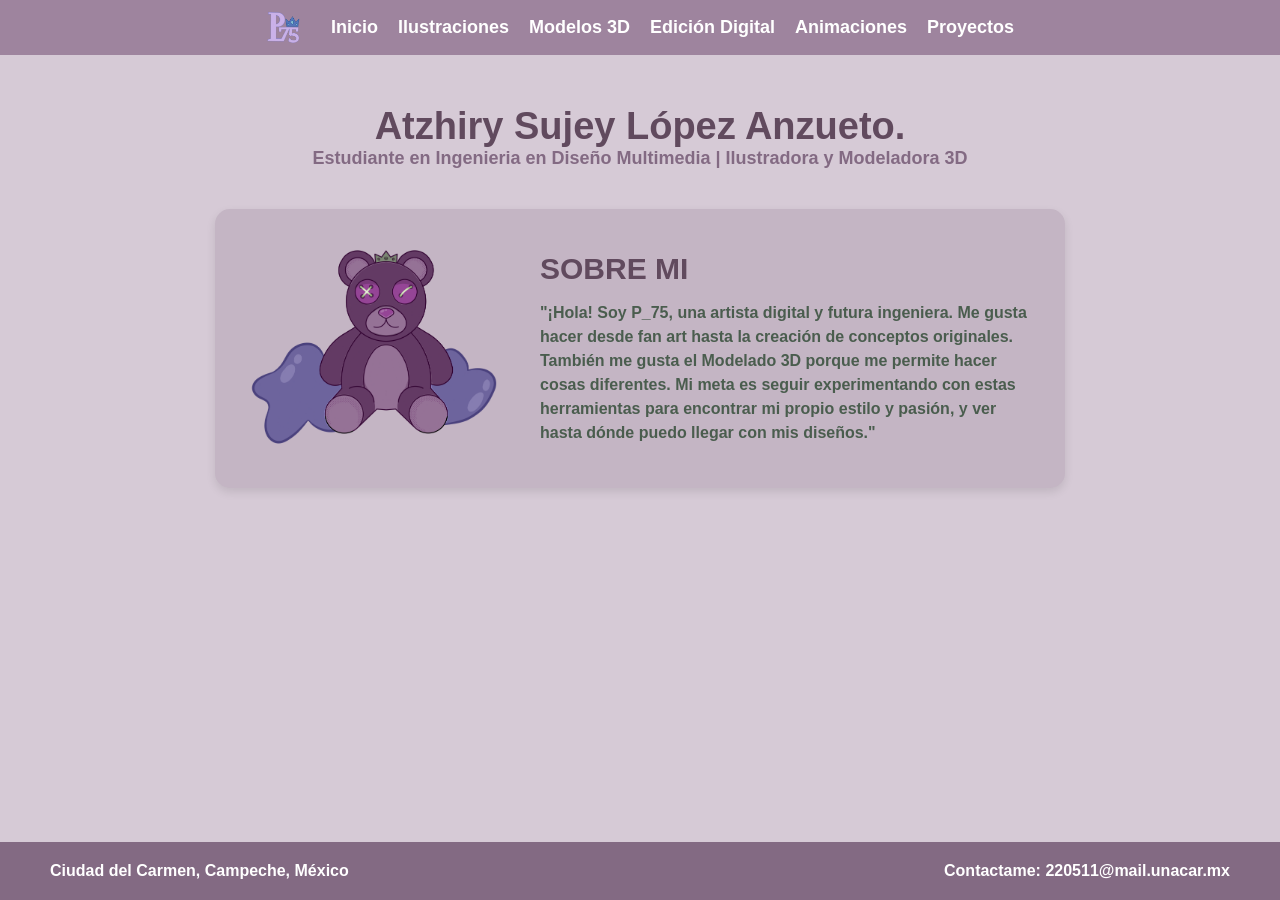
<file: index.html>
<!DOCTYPE html>
<html lang="es">
<head>
    <meta charset="UTF-8">
    <meta name="viewport" content="width=device-width, initial-scale=1.0">
    <title>Portafolio Atzhiry Sujey</title>
    <link rel="stylesheet" href="style.css">
    <link rel="icon" type="image/png" href="multimedia/imagenes/imagen.png">
</head>
<body>

    <nav>
        <div class="logo-p75">
            <img src="multimedia/imagenes/logo.png" alt="Logo P75">
        </div>
        <div class="enlaces-menu">
            <a href="#sobre-mi">Inicio</a>
            <a href="ilustraciones.html">Ilustraciones</a>
            <a href="modelos3d.html">Modelos 3D</a>
            <a href="edicion.html">Edición Digital</a>
            <a href="animaciones.html">Animaciones</a>
            <a href="Proyectos.html">Proyectos</a>
        </div>
    </nav>

    <main>
        <header class="cabecera-cv">
            <h1 class="nombre-principal">Atzhiry Sujey López Anzueto.</h1>
            <p class="titulo-profesional">Estudiante en Ingenieria en Diseño Multimedia | Ilustradora y Modeladora 3D</p>
        </header>

        <section id="sobre-mi" class="seccion-sobre-mi">
            <div class="tarjeta-sobre-mi">
                <div class="contenedor-imagen-oso">
                    <img src="multimedia/imagenes/portada.png" alt="Ilustración Oso P75">
                </div>
                <div class="contenedor-texto-sobre-mi">
                    <h2 class="titulo-sobre-mi">SOBRE MI</h2>
                    <p class="parrafo-sobre-mi">
                        "¡Hola! Soy P_75, una artista digital y futura ingeniera. Me gusta hacer desde fan art hasta la creación de conceptos originales. También me gusta el Modelado 3D porque me permite hacer cosas diferentes. Mi meta es seguir experimentando con estas herramientas para encontrar mi propio estilo y pasión, y ver hasta dónde puedo llegar con mis diseños."
                    </p>
                </div>
            </div>
        </section>
    </main>
    <footer class="barra-contacto">
        <p>Ciudad del Carmen, Campeche, México</p>
        <p>Contactame: 220511@mail.unacar.mx</p>
    </footer>

</body>
</html>
</file>
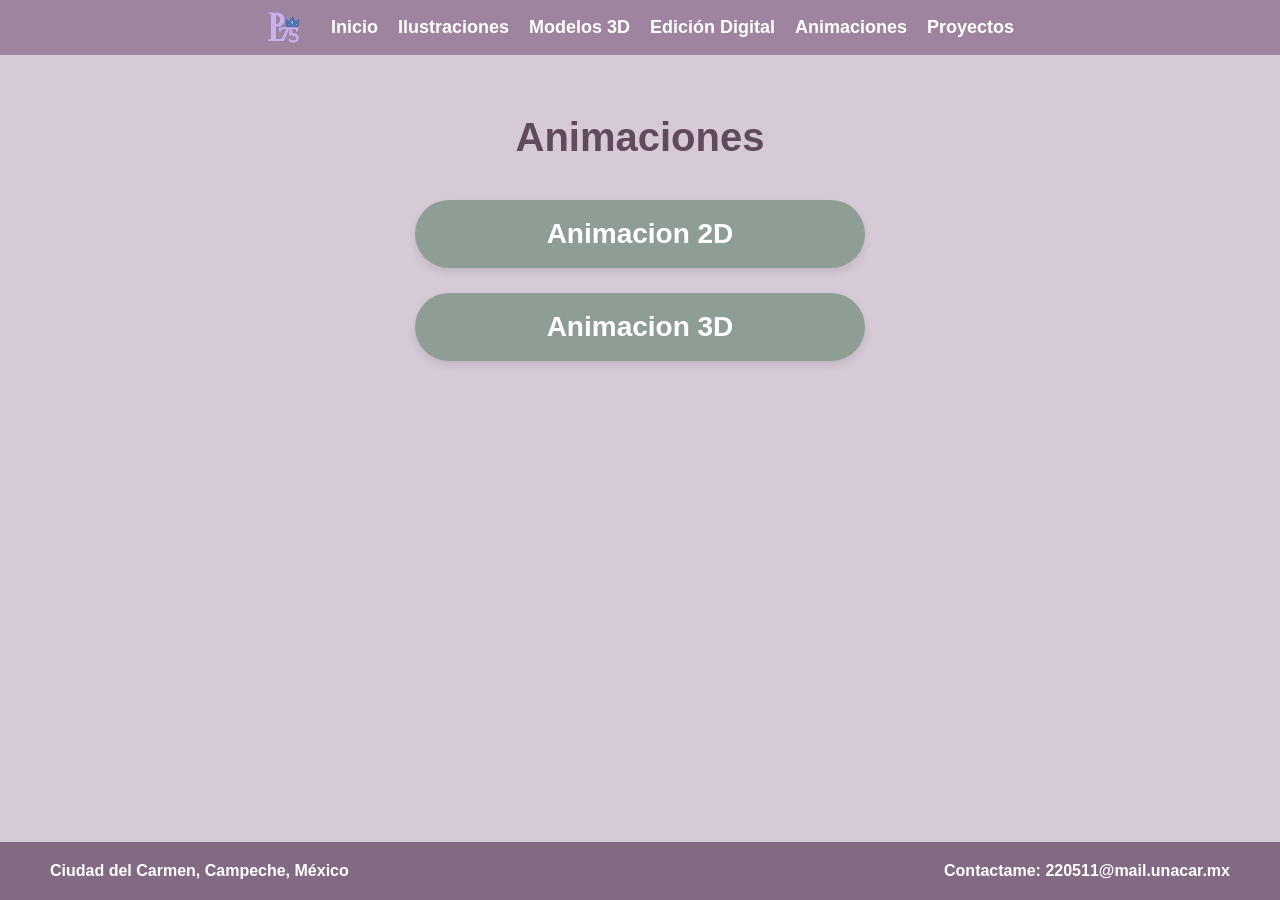
<file: animaciones.html>
<!DOCTYPE html>
<html lang="es">
<head>
    <meta charset="UTF-8">
    <meta name="viewport" content="width=device-width, initial-scale=1.0">
    <title>P75 - Animaciones</title>
    <link rel="stylesheet" href="style.css">
    <link rel="icon" type="image/png" href="multimedia/imagenes/imagen.png">
</head>
<body>

    <nav>
        <div class="logo-p75">
            <img src="multimedia/imagenes/logo.png" alt="Logo P75">
        </div>
        <div class="enlaces-menu">
            <a href="index.html">Inicio</a>
            <a href="ilustraciones.html">Ilustraciones</a>
            <a href="modelos3d.html">Modelos 3D</a>
            <a href="edicion.html">Edición Digital</a>
            <a href="animaciones.html">Animaciones</a>
            <a href="Proyectos.html">Proyectos</a>
        </div>
    </nav>
    
<main class="seccion-botones">
    <h1 class="titulo-seccion">Animaciones</h1>
    
    <div class="grupo-botones">
        <a href="animaciones2d.html" class="boton-verde">Animacion 2D</a>
        <a href="animaciones3d.html" class="boton-verde">Animacion 3D</a>

    </div>
</main>

        

    <footer class="barra-contacto">
        <p>Ciudad del Carmen, Campeche, México</p>
        <p>Contactame: 220511@mail.unacar.mx</p>
    </footer>

</body>
</html>
</file>
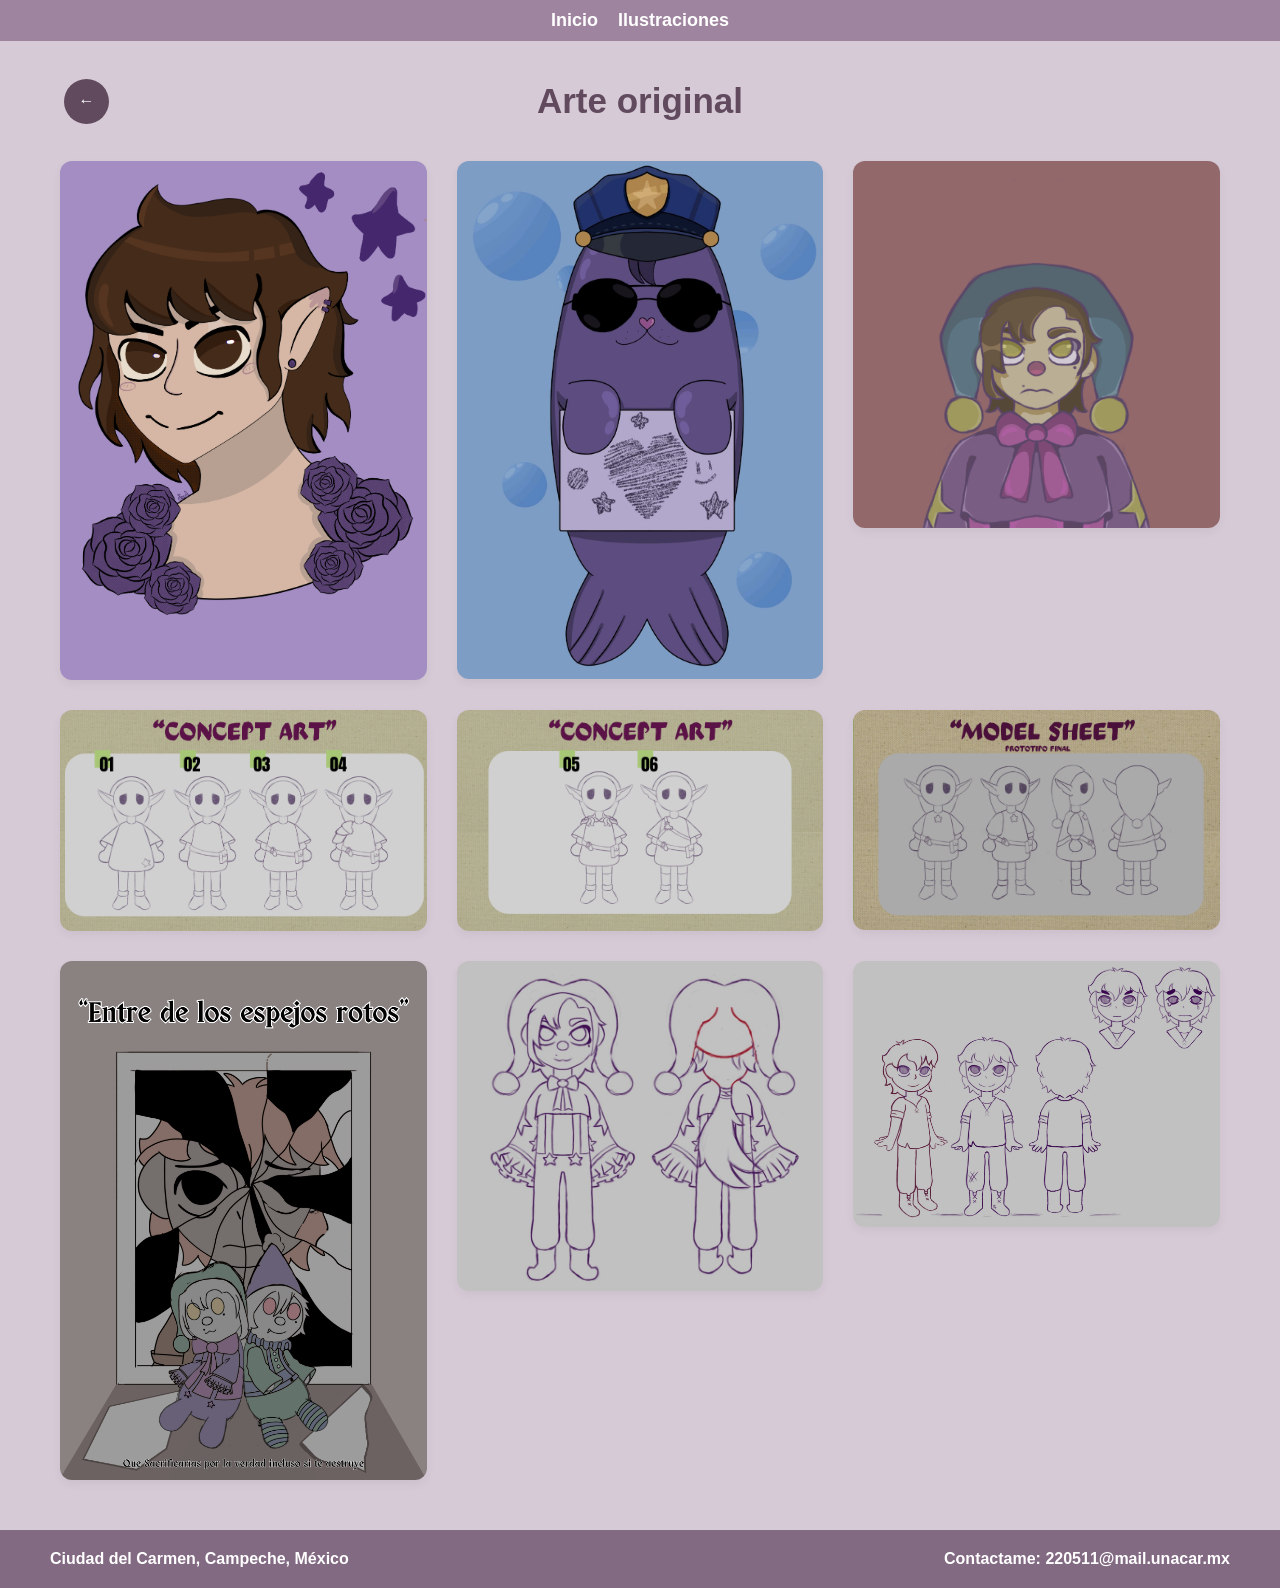
<file: arte-original.html>
<!DOCTYPE html>
<html lang="es">
<head>
    <meta charset="UTF-8">
    <title>P75 - arte-original</title>
    <link rel="stylesheet" href="style.css">
    <link rel="icon" type="image/png" href="multimedia/imagenes/imagen.png">
</head>
<body>
    <nav>
        <div class="enlaces-menu">
            <a href="index.html">Inicio</a>
            <a href="ilustraciones.html">Ilustraciones</a>
        </div>
    </nav>

   <main class="seccion-galeria">
    <div class="cabecera-galeria">
        <a href="ilustraciones.html" class="boton-volver-atras">←</a>
        <h1 class="titulo-galeria">Arte original</h1>
    </div>

    <div class="contenedor-grid">
        <div class="caja-imagen"><img src="multimedia/imagenes/ArteOriginal1.jpg" alt="ArteOriginal 1"></div>
        <div class="caja-imagen"><img src="multimedia/imagenes/ArteOriginal2.jpeg" alt="ArteOriginal 2"></div>
        <div class="caja-imagen"><img src="multimedia/imagenes/ArteOriginal3.png" alt="ArteOriginal 3"></div>

        <div class="caja-imagen"><img src="multimedia/imagenes/ArteOriginal11.png" alt="ArteOriginal 4"></div>
        <div class="caja-imagen"><img src="multimedia/imagenes/ArteOriginal12.png" alt="ArteOriginal 5"></div>
        <div class="caja-imagen"><img src="multimedia/imagenes/ArteOriginal8.png" alt="ArteOriginal 6"></div>
        
        <div class="caja-imagen"><img src="multimedia/imagenes/ArteOriginal7.png" alt="ArteOriginal 7"></div>
        <div class="caja-imagen"><img src="multimedia/imagenes/ArteOrigina7.jpg" alt="ArteOriginal 8"></div>
        <div class="caja-imagen"><img src="multimedia/imagenes/ArteOriginal9.jpg" alt="ArteOriginal 9"></div> 
        
        
        </div>
</main>

<footer class="barra-contacto">
        <p>Ciudad del Carmen, Campeche, México</p>
        <p>Contactame: 220511@mail.unacar.mx</p>
    </footer>
</body>
</html>
</file>
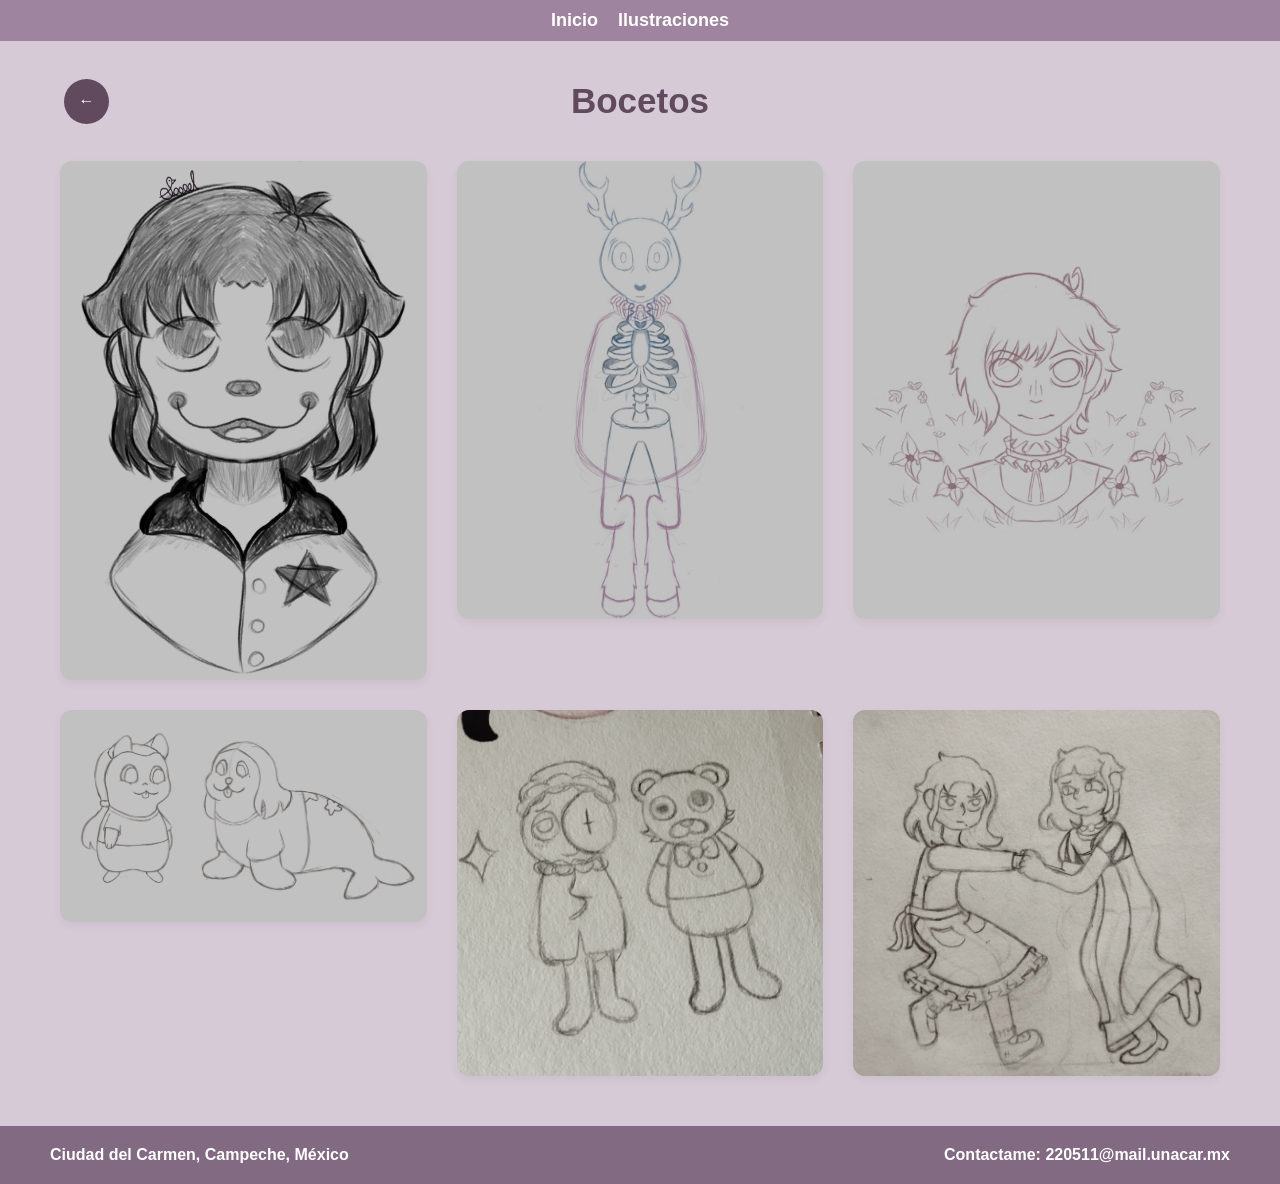
<file: bocetos.html>
<!DOCTYPE html>
<html lang="es">
<head>
    <meta charset="UTF-8">
    <title>P75 - Bocetos</title>
    <link rel="stylesheet" href="style.css">
    <link rel="icon" type="image/png" href="multimedia/imagenes/imagen.png">
</head>
<body>
    <nav>
        <div class="enlaces-menu">
            <a href="index.html">Inicio</a>
            <a href="ilustraciones.html">Ilustraciones</a>
        </div>
    </nav>

   <main class="seccion-galeria">
    <div class="cabecera-galeria">
        <a href="ilustraciones.html" class="boton-volver-atras">←</a>
        <h1 class="titulo-galeria">Bocetos</h1>
    </div>

    <div class="contenedor-grid">
        <div class="caja-imagen"><img src="multimedia/imagenes/Boceto1.jpg" alt="Boceto 1"></div>
        <div class="caja-imagen"><img src="multimedia/imagenes/Boceto2.jpg" alt="Boceto 2"></div>
        <div class="caja-imagen"><img src="multimedia/imagenes/Boceto3.jpg" alt="Boceto 3"></div>

        <div class="caja-imagen"><img src="multimedia/imagenes/Boceto4.png" alt="Boceto 4"></div>
        <div class="caja-imagen"><img src="multimedia/imagenes/Boceto5.jpeg" alt="Boceto 5"></div>
        <div class="caja-imagen"><img src="multimedia/imagenes/Boceto6.jpeg" alt="Boceto 6"></div>
        
        </div>
</main>

<footer class="barra-contacto">
        <p>Ciudad del Carmen, Campeche, México</p>
        <p>Contactame: 220511@mail.unacar.mx</p>
    </footer>
</body>
</html>
</file>
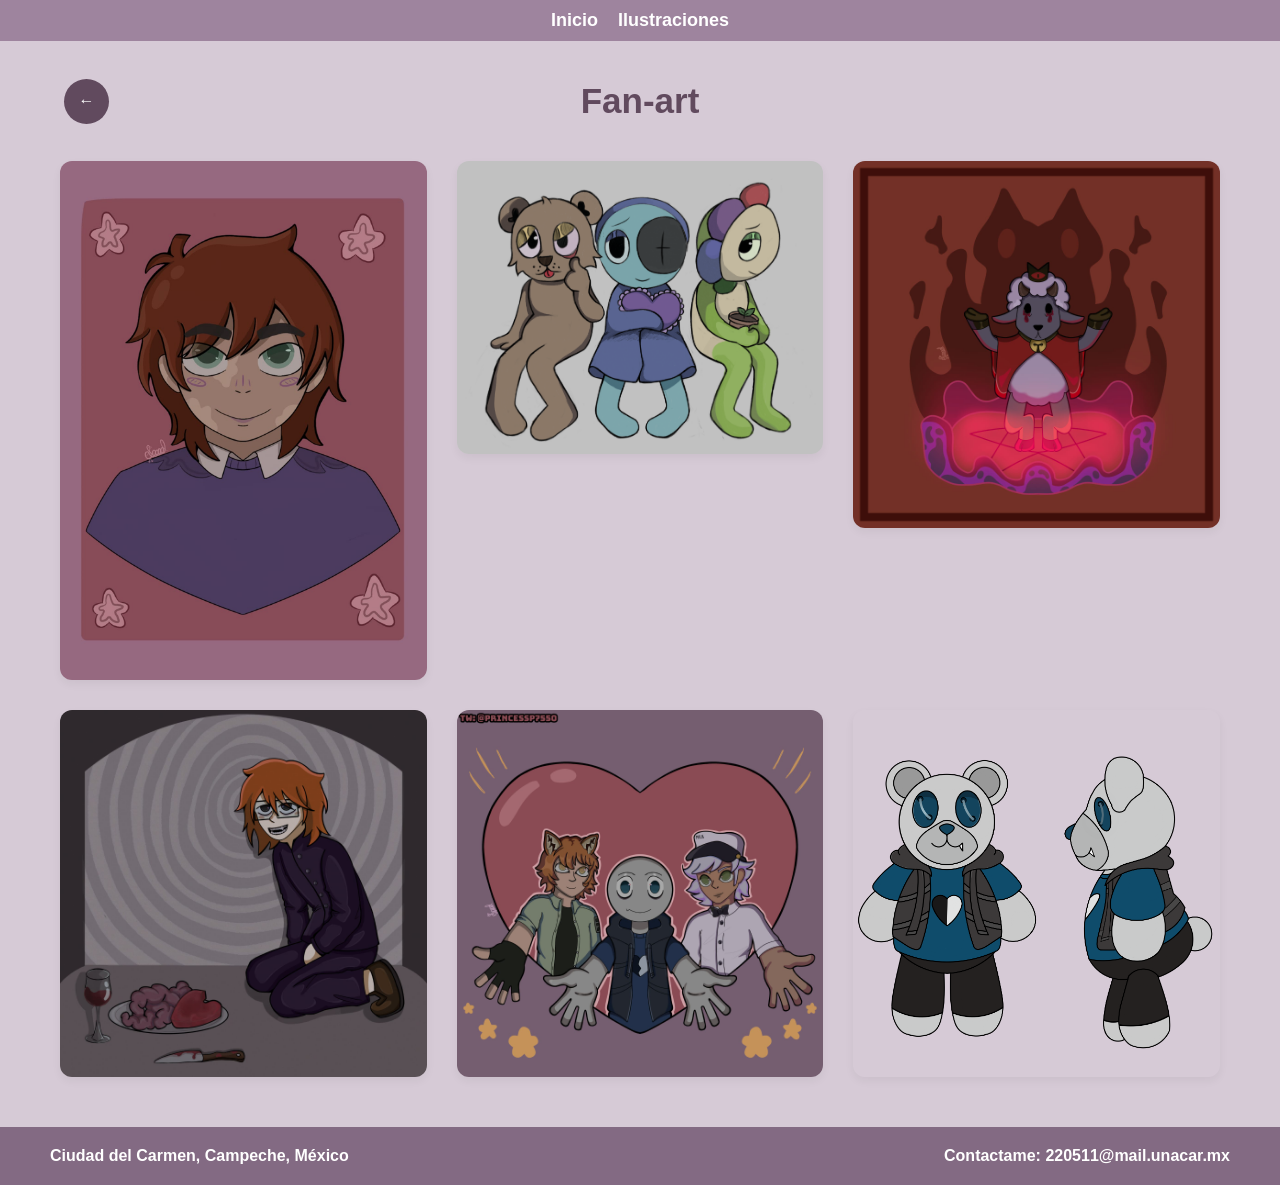
<file: fan-art.html>
<!DOCTYPE html>
<html lang="es">
<head>
    <meta charset="UTF-8">
    <title>P75 - Fan-art</title>
    <link rel="stylesheet" href="style.css">
    <link rel="icon" type="image/png" href="multimedia/imagenes/imagen.png">
</head>
<body>
    <nav>
        <div class="enlaces-menu">
            <a href="index.html">Inicio</a>
            <a href="ilustraciones.html">Ilustraciones</a>
        </div>
    </nav>

   <main class="seccion-galeria">
    <div class="cabecera-galeria">
        <a href="ilustraciones.html" class="boton-volver-atras">←</a>
        <h1 class="titulo-galeria">Fan-art</h1>
    </div>

    <div class="contenedor-grid">
        <div class="caja-imagen"><img src="multimedia/imagenes/FanArt1.jpeg" alt="Fan-art 1"></div>
        <div class="caja-imagen"><img src="multimedia/imagenes/FanArt9.png" alt="Fan-art 2"></div>
        <div class="caja-imagen"><img src="multimedia/imagenes/FanArt3.jpeg" alt="Fan-art 3"></div>

        <div class="caja-imagen"><img src="multimedia/imagenes/FanArt4.jpeg" alt="Fan-art 4"></div>
        <div class="caja-imagen"><img src="multimedia/imagenes/FanArt2.jpeg" alt="Fan-art 5"></div> 
        <div class="caja-imagen"><img src="multimedia/imagenes/FanArt7.png" alt="Fan-art 6"></div>     
        
        </div>
</main>

<footer class="barra-contacto">
        <p>Ciudad del Carmen, Campeche, México</p>
        <p>Contactame: 220511@mail.unacar.mx</p>
    </footer>
</body>
</html>
</file>
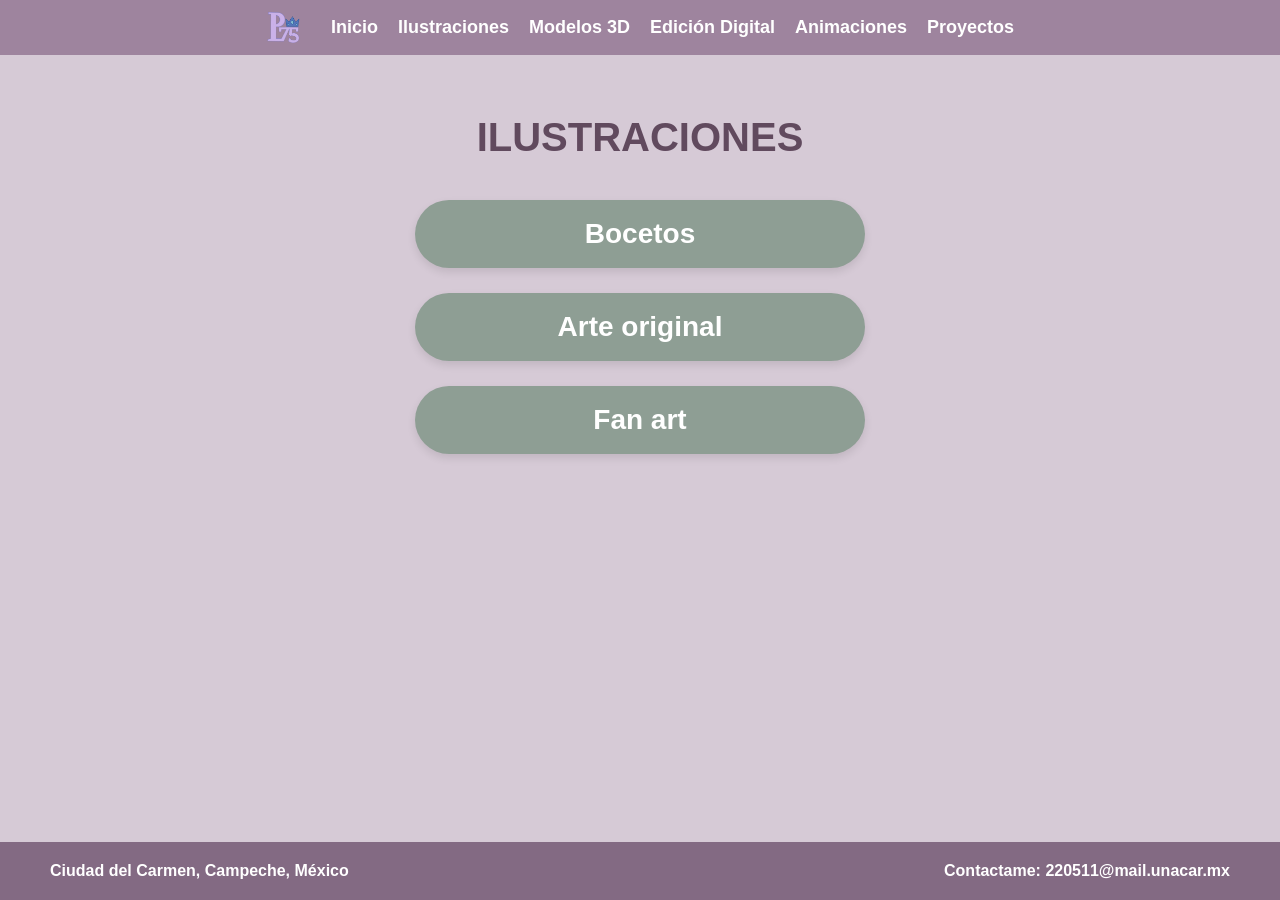
<file: ilustraciones.html>
<!DOCTYPE html>
<html lang="es">
<head>
    <meta charset="UTF-8">
    <meta name="viewport" content="width=device-width, initial-scale=1.0">
    <title>P75 - Ilustraciones</title>
    <link rel="stylesheet" href="style.css">
    <link rel="icon" type="image/png" href="multimedia/imagenes/imagen.png">
</head>
<body>
    <nav>
        <div class="logo-p75">
            <img src="multimedia/imagenes/logo.png" alt="Logo P75">
        </div>
        <div class="enlaces-menu">
            <a href="index.html#sobre-mi">Inicio</a>
            <a href="ilustraciones.html">Ilustraciones</a>
            <a href="modelos3d.html">Modelos 3D</a>
            <a href="edicion.html">Edición Digital</a>
            <a href="animaciones.html">Animaciones</a>
            <a href="Proyectos.html">Proyectos</a>
        </div>
    </nav>

    <main class="seccion-botones">
        <h1 class="titulo-seccion">ILUSTRACIONES</h1>
        
        <div class="grupo-botones">
            <a href="bocetos.html" class="boton-verde">Bocetos</a>
            <a href="arte-original.html" class="boton-verde">Arte original</a>
            <a href="fan-art.html" class="boton-verde">Fan art</a>
        </div>
    </main>

    <footer class="barra-contacto">
        <p>Ciudad del Carmen, Campeche, México</p>
        <p>Contactame: 220511@mail.unacar.mx</p>
    </footer>
</body>
</html>
</file>
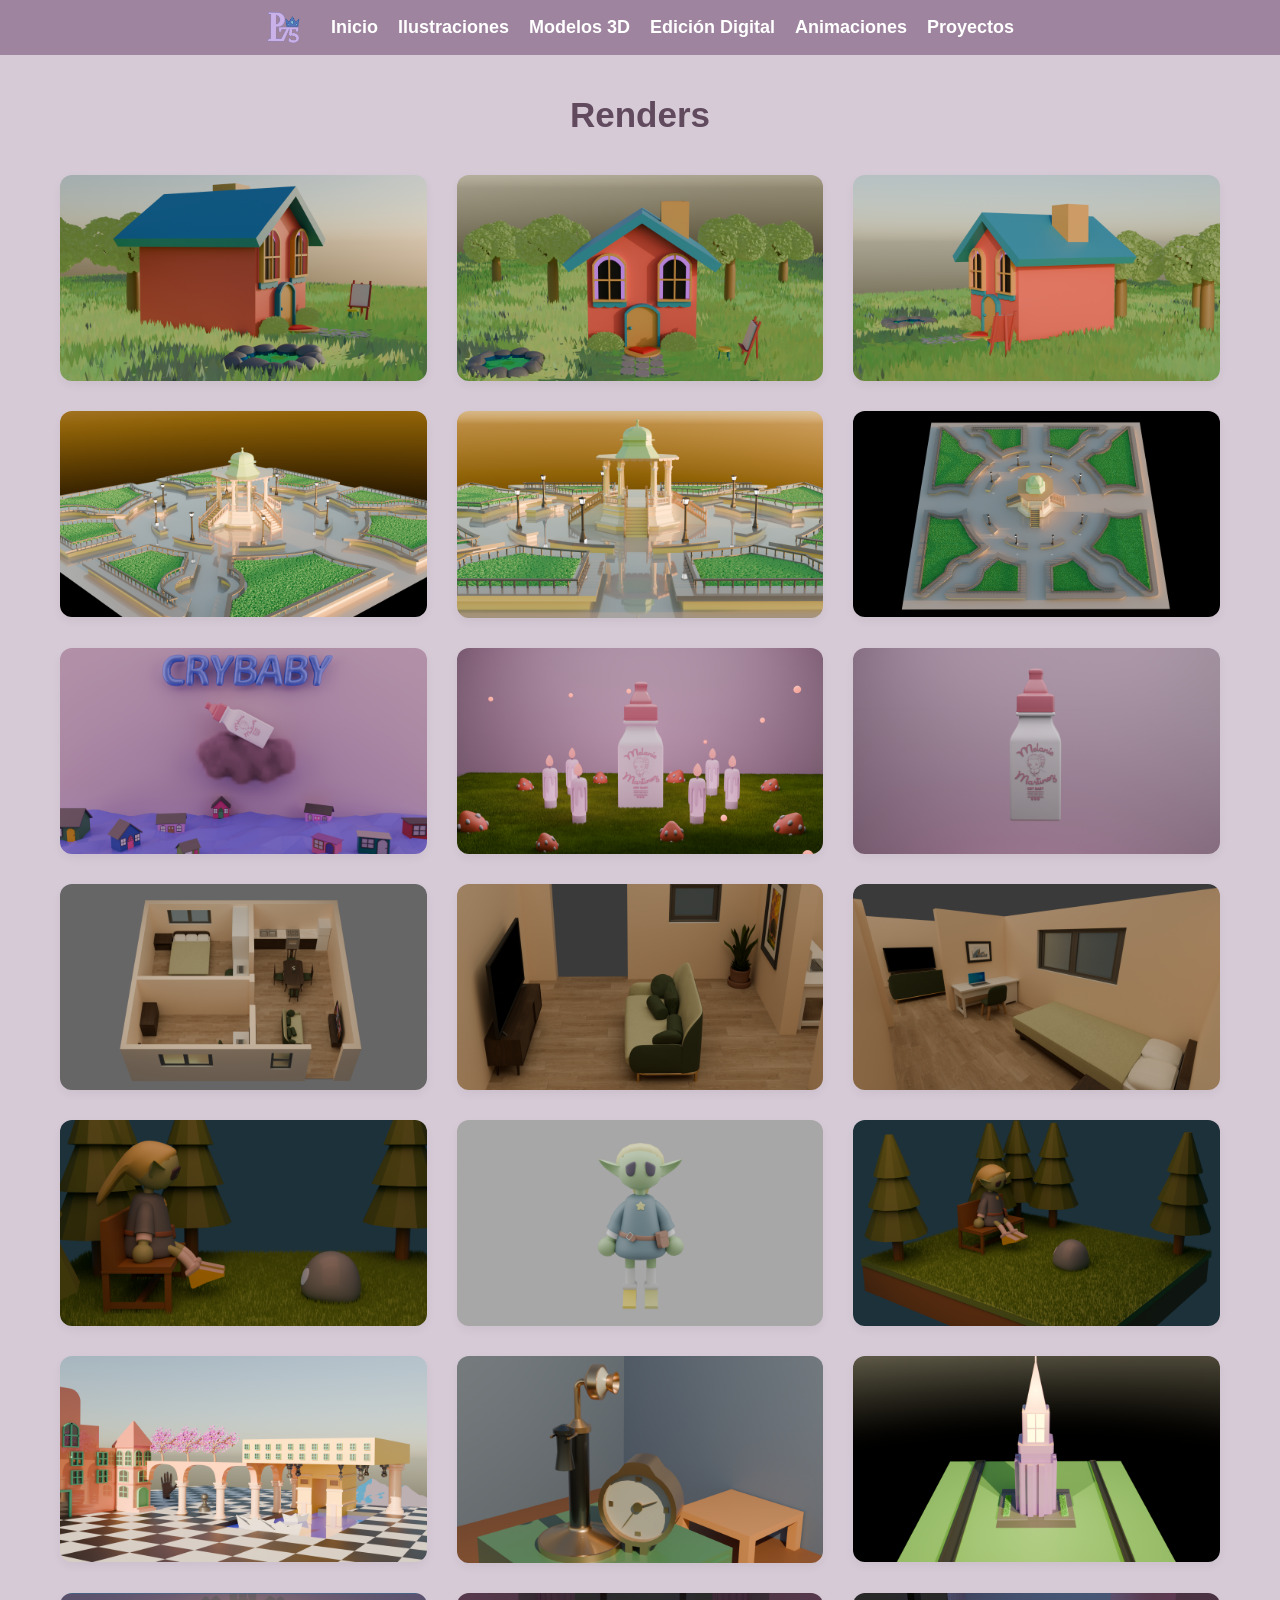
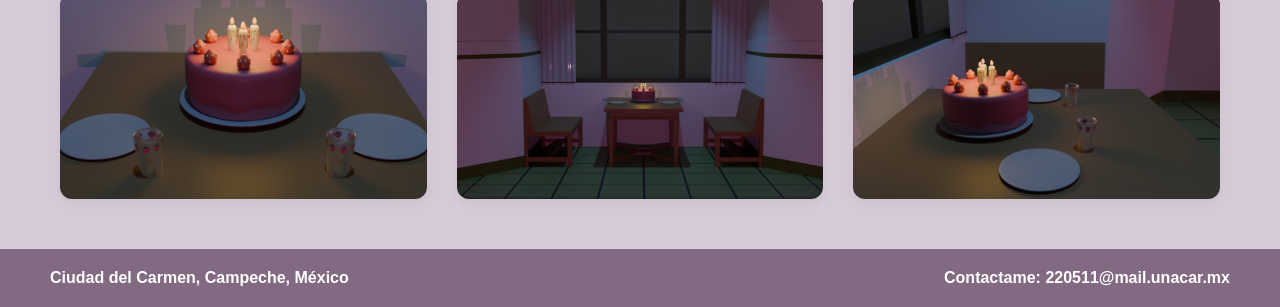
<file: modelos3d.html>
<!DOCTYPE html>
<html lang="es">
<head>
    <meta charset="UTF-8">
    <meta name="viewport" content="width=device-width, initial-scale=1.0">
    <title>P75 - Modelos 3D</title>
    <link rel="stylesheet" href="style.css">
    <link rel="icon" type="image/png" href="multimedia/imagenes/imagen.png">
</head>
<body>

    <nav>
        <div class="logo-p75">
            <img src="multimedia/imagenes/logo.png" alt="Logo P75">
        </div>
        <div class="enlaces-menu">
            <a href="index.html">Inicio</a>
            <a href="ilustraciones.html">Ilustraciones</a>
            <a href="modelos3d.html">Modelos 3D</a>
            <a href="edicion.html">Edición Digital</a>
            <a href="animaciones.html">Animaciones</a>
            <a href="Proyectos.html">Proyectos</a>
        </div>
    </nav>

    <main class="seccion-galeria">
        <div class="cabecera-galeria">
            <h1 class="titulo-galeria">Renders</h1>
        </div>

        <div class="contenedor-grid">
            <div class="caja-imagen"><img src="multimedia/imagenes/Modelado1.png" alt="Render 1"></div>
            <div class="caja-imagen"><img src="multimedia/imagenes/Modelado2.png" alt="Render 2"></div>
            <div class="caja-imagen"><img src="multimedia/imagenes/Modelado3.png" alt="Render 3"></div>

             <div class="caja-imagen"><img src="multimedia/imagenes/Modelado4.png" alt="Render 4"></div>
            <div class="caja-imagen"><img src="multimedia/imagenes/Modelado5.png" alt="Render 5"></div>
            <div class="caja-imagen"><img src="multimedia/imagenes/Modelado6.png" alt="Render 6"></div>

            <div class="caja-imagen"><img src="multimedia/imagenes/Modelado13.png" alt="Render 10"></div>
            <div class="caja-imagen"><img src="multimedia/imagenes/Modelado14.png" alt="Render 11"></div>
            <div class="caja-imagen"><img src="multimedia/imagenes/Modelado15.png" alt="Render 12"></div>

            <div class="caja-imagen"><img src="multimedia/imagenes/Modelado19.png" alt="Render 13"></div>
            <div class="caja-imagen"><img src="multimedia/imagenes/Modelado20.png" alt="Render 14"></div>
            <div class="caja-imagen"><img src="multimedia/imagenes/Modelado21.png" alt="Render 15"></div>

            <div class="caja-imagen"><img src="multimedia/imagenes/Modelado22.png" alt="Render 16"></div>
            <div class="caja-imagen"><img src="multimedia/imagenes/Modelado23.png" alt="Render 17"></div>
            <div class="caja-imagen"><img src="multimedia/imagenes/Modelado24.png" alt="Render 18"></div>

            <div class="caja-imagen"><img src="multimedia/imagenes/Modelado16.png" alt="Render 19"></div>
            <div class="caja-imagen"><img src="multimedia/imagenes/Modelado17.png" alt="Render 20"></div>
            <div class="caja-imagen"><img src="multimedia/imagenes/Modelado18.png" alt="Render 21"></div>

            <div class="caja-imagen"><img src="multimedia/imagenes/Modelado10.png" alt="Render 22"></div>
            <div class="caja-imagen"><img src="multimedia/imagenes/Modelado11.png" alt="Render 23"></div>
            <div class="caja-imagen"><img src="multimedia/imagenes/Modelado12.png" alt="Render 24"></div>
        </div>
    </main>

    <footer class="barra-contacto">
        <p>Ciudad del Carmen, Campeche, México</p>
        <p>Contactame: 220511@mail.unacar.mx</p>
    </footer>

</body>
</html>
</file>
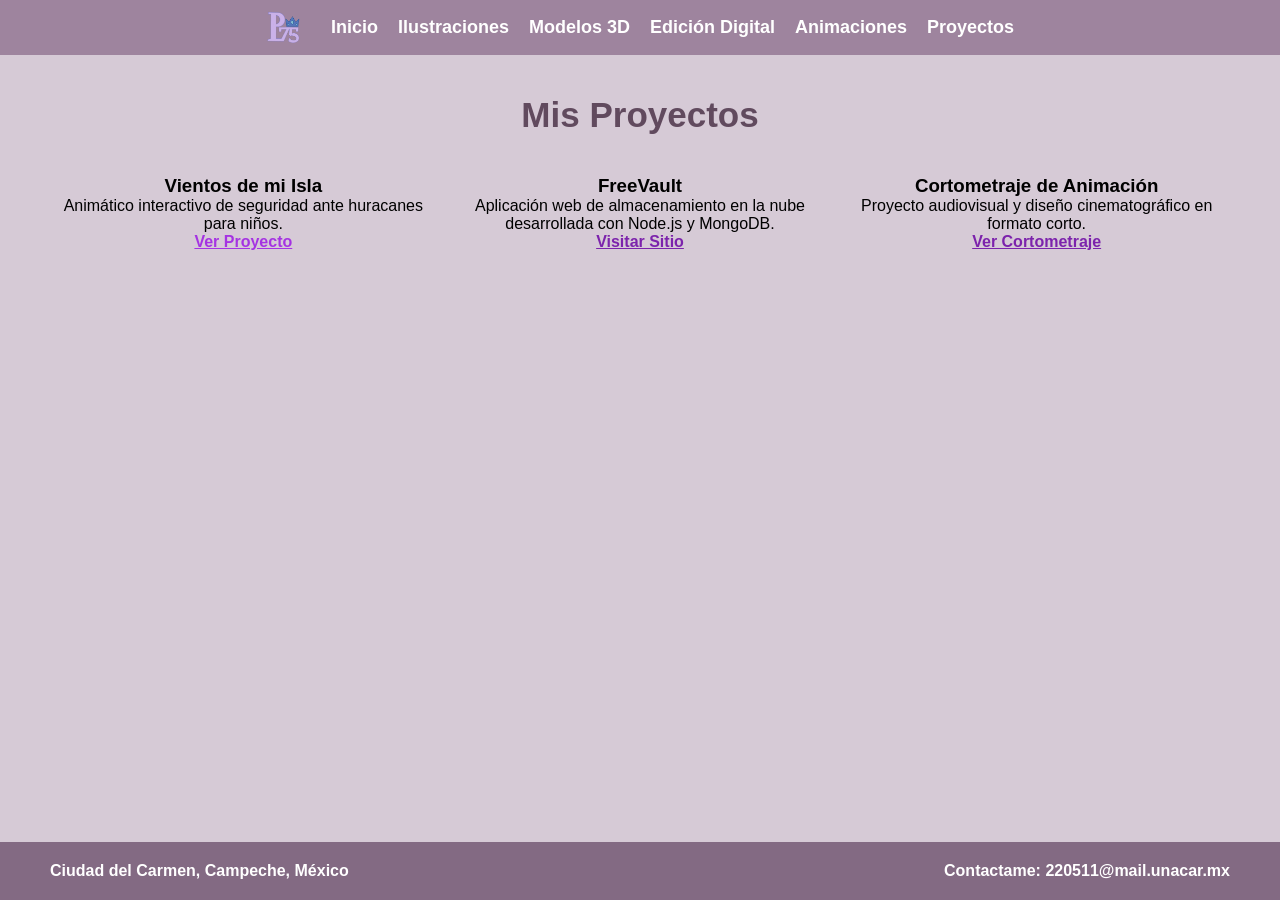
<file: Proyectos.html>
<!DOCTYPE html>
<html lang="es">
<head>
    <meta charset="UTF-8">
    <meta name="viewport" content="width=device-width, initial-scale=1.0">
    <title>P75 - Proyectos</title>
    <link rel="stylesheet" href="style.css">
    <link class="icon" type="image/png" href="multimedia/imagenes/imagen.png">
</head>
<body>

    <nav>
        <div class="logo-p75">
            <img src="multimedia/imagenes/logo.png" alt="Logo P75">
        </div>
        <div class="enlaces-menu">
            <a href="index.html">Inicio</a>
            <a href="ilustraciones.html">Ilustraciones</a>
            <a href="modelos3d.html">Modelos 3D</a>
            <a href="edicion.html">Edición Digital</a>
            <a href="animaciones.html">Animaciones</a>
            <a href="Proyectos.html">Proyectos</a>
        </div>
    </nav>

    <main class="seccion-galeria">
        <div class="cabecera-galeria">
            <h1 class="titulo-galeria">Mis Proyectos</h1>
        </div>
        
        <div class="contenedor-grid" style="text-align: center;">
            
            <a href="https://atzhirysujey.github.io/vientos-de-mi-isla/" style="text-decoration: none; color: inherit; display: block;">
                <div class="caja-imagen">
                    <h3>Vientos de mi Isla</h3>
                    <p>Animático interactivo de seguridad ante huracanes para niños.</p>
                    <span style="text-decoration: underline; color: #a533e2; font-weight: bold;">Ver Proyecto</span>
                </div>
            </a>

            <a href="https://freevault.onrender.com/index.html" target="_blank" style="text-decoration: none; color: inherit; display: block;">
                <div class="caja-imagen">
                    <div class="info-proyecto">
                        <h3>FreeVault</h3>
                        <p>Aplicación web de almacenamiento en la nube desarrollada con Node.js y MongoDB.</p>
                        <span style="text-decoration: underline; color: #7c23ac; font-weight: bold;">Visitar Sitio</span>
                    </div>
                </div>
            </a>

            <a href="https://atzhirysujey.github.io/El-ciudadano-de-oro/" style="text-decoration: none; color: inherit; display: block;">
                <div class="caja-imagen">
                    <div class="info-proyecto">
                        <h3>Cortometraje de Animación</h3>
                        <p>Proyecto audiovisual y diseño cinematográfico en formato corto.</p>
                        <span style="text-decoration: underline; color: #7c23ac; font-weight: bold;">Ver Cortometraje</span>
                    </div>
                </div>
            </a>

        </div>
    </main>

    <footer class="barra-contacto">
        <p>Ciudad del Carmen, Campeche, México</p>
        <p>Contactame: 220511@mail.unacar.mx</p>
    </footer>

</body>
</html>
</file>
<file: style.css>
/* ------------------------------------ */
* {
    margin: 0;
    padding: 0;
    box-sizing: border-box;
}

/* ------------------------------------ */
html, body {
    height: 100%;
}

body {
    background-color: #D6CAD6; 
    font-family: Arial, sans-serif;
    display: flex;
    flex-direction: column;
}

/* ------------------------------------ */
main {
    flex: 1 0 auto;
}

/* ------------------------------------ */
footer {
    flex-shrink: 0;
}

/* ------------------------------------ */
nav {
    background-color: #9E849E;
    display: flex;
    justify-content: center;
    align-items: center;
    padding: 10px 0;
    gap: 30px;
}

.logo-p75 img {
    height: 35px;
    width: auto;
    display: block;
}

.enlaces-menu {
    display: flex;
    gap: 20px;
}

.enlaces-menu a {
    color: #FFFFFF;
    text-decoration: none;
    font-weight: bold;
    font-size: 18px;
}

/* ------------------------------------ */
.cabecera-cv {
    text-align: center;
    margin-top: 50px;
    margin-bottom: 20px;
    width: 100%;
}

.nombre-principal {
    color: #614A5E;
    font-size: 38px;
    font-weight: bold;
}

.titulo-profesional {
    color: #836A83;
    font-size: 18px;
    font-weight: bold;
}

.seccion-sobre-mi {
    display: flex;
    justify-content: center;
    padding: 20px 0 50px 0;
}

.tarjeta-sobre-mi {
    background-color: #C4B5C4;
    display: flex;
    align-items: center;
    padding: 35px;
    max-width: 850px;
    width: 95%;
    gap: 40px;
    border-radius: 15px;
    box-shadow: 0px 4px 10px rgba(0,0,0,0.1);
}

.contenedor-imagen-oso img {
    width: 250px;
    height: auto;
}

.titulo-sobre-mi {
    color: #614A5E;
    font-size: 30px;
    margin-bottom: 15px;
}

.parrafo-sobre-mi {
    color: #4A5D4E;
    font-size: 16px;
    font-weight: bold;
    line-height: 1.5;
}

/* ------------------------------------ */
.seccion-botones {
    display: flex;
    flex-direction: column;
    align-items: center;
    padding: 60px 0;
}

.titulo-seccion {
    color: #614A5E;
    font-size: 40px;
    margin-bottom: 40px;
    font-weight: bold;
}

.grupo-botones {
    display: flex;
    flex-direction: column;
    gap: 25px;
    align-items: center;
}

.boton-verde {
    background-color: #8E9E94;
    color: white;
    text-decoration: none;
    font-size: 28px;
    font-weight: bold;
    padding: 18px 0;
    width: 450px;
    text-align: center;
    border-radius: 50px;
    box-shadow: 0 4px 8px rgba(0,0,0,0.1);
    transition: 0.3s;
}

/* ------------------------------------ */
.contenedor-grid {
    display: grid;
    grid-template-columns: repeat(3, 1fr);
    gap: 30px;
    max-width: 1200px;
    margin: 0 auto 50px auto;
    padding: 0 20px;
}

.caja-imagen img {
    width: 100%;
    height: auto;
    border-radius: 12px;
    display: block;
    box-shadow: 0px 4px 10px rgba(0,0,0,0.05);
}

/* ------------------------------------ */
.cabecera-galeria {
    display: flex;
    align-items: center;
    justify-content: center;
    position: relative;
    width: 90%;
    margin: 40px auto;
}

.titulo-galeria {
    color: #614A5E;
    font-size: 35px;
    font-weight: bold;
}

.boton-volver-atras {
    position: absolute;
    left: 0;
    background-color: #614A5E;
    color: white;
    width: 45px;
    height: 45px;
    border-radius: 50%;
    display: flex;
    align-items: center;
    justify-content: center;
    text-decoration: none;
}

/* ------------------------------------ */
.grid-videos-vertical {
    display: flex;
    flex-direction: column;
    align-items: center;
    gap: 40px;
    max-width: 800px;
    margin: 0 auto 60px auto;
}

.caja-video video {
    width: 100%;
    border-radius: 15px;
}

/* ------------------------------------ */
.barra-contacto {
    background-color: #836A83;
    display: flex;
    justify-content: space-between;
    padding: 20px 50px;
    color: #FFFFFF;
    font-weight: bold;
    width: 100%;
}

/* ------------------------------------ */
</file>
